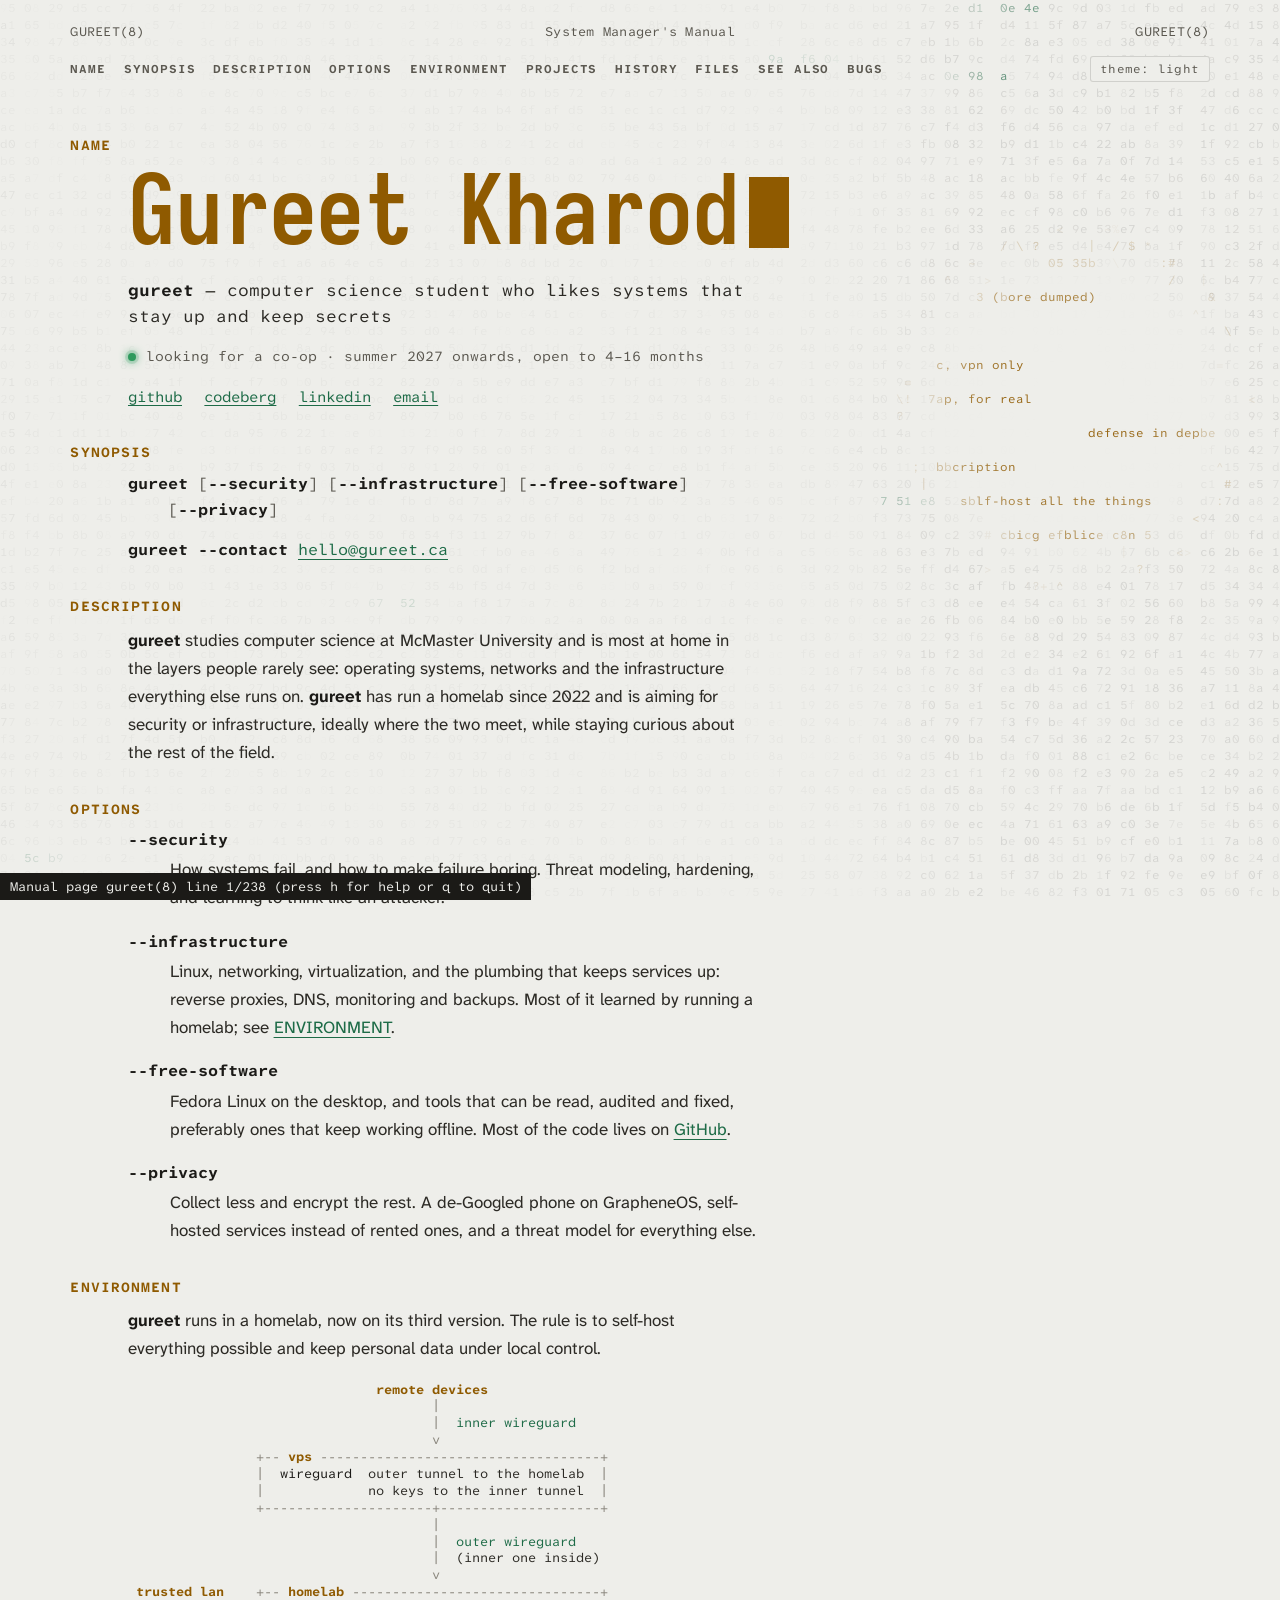
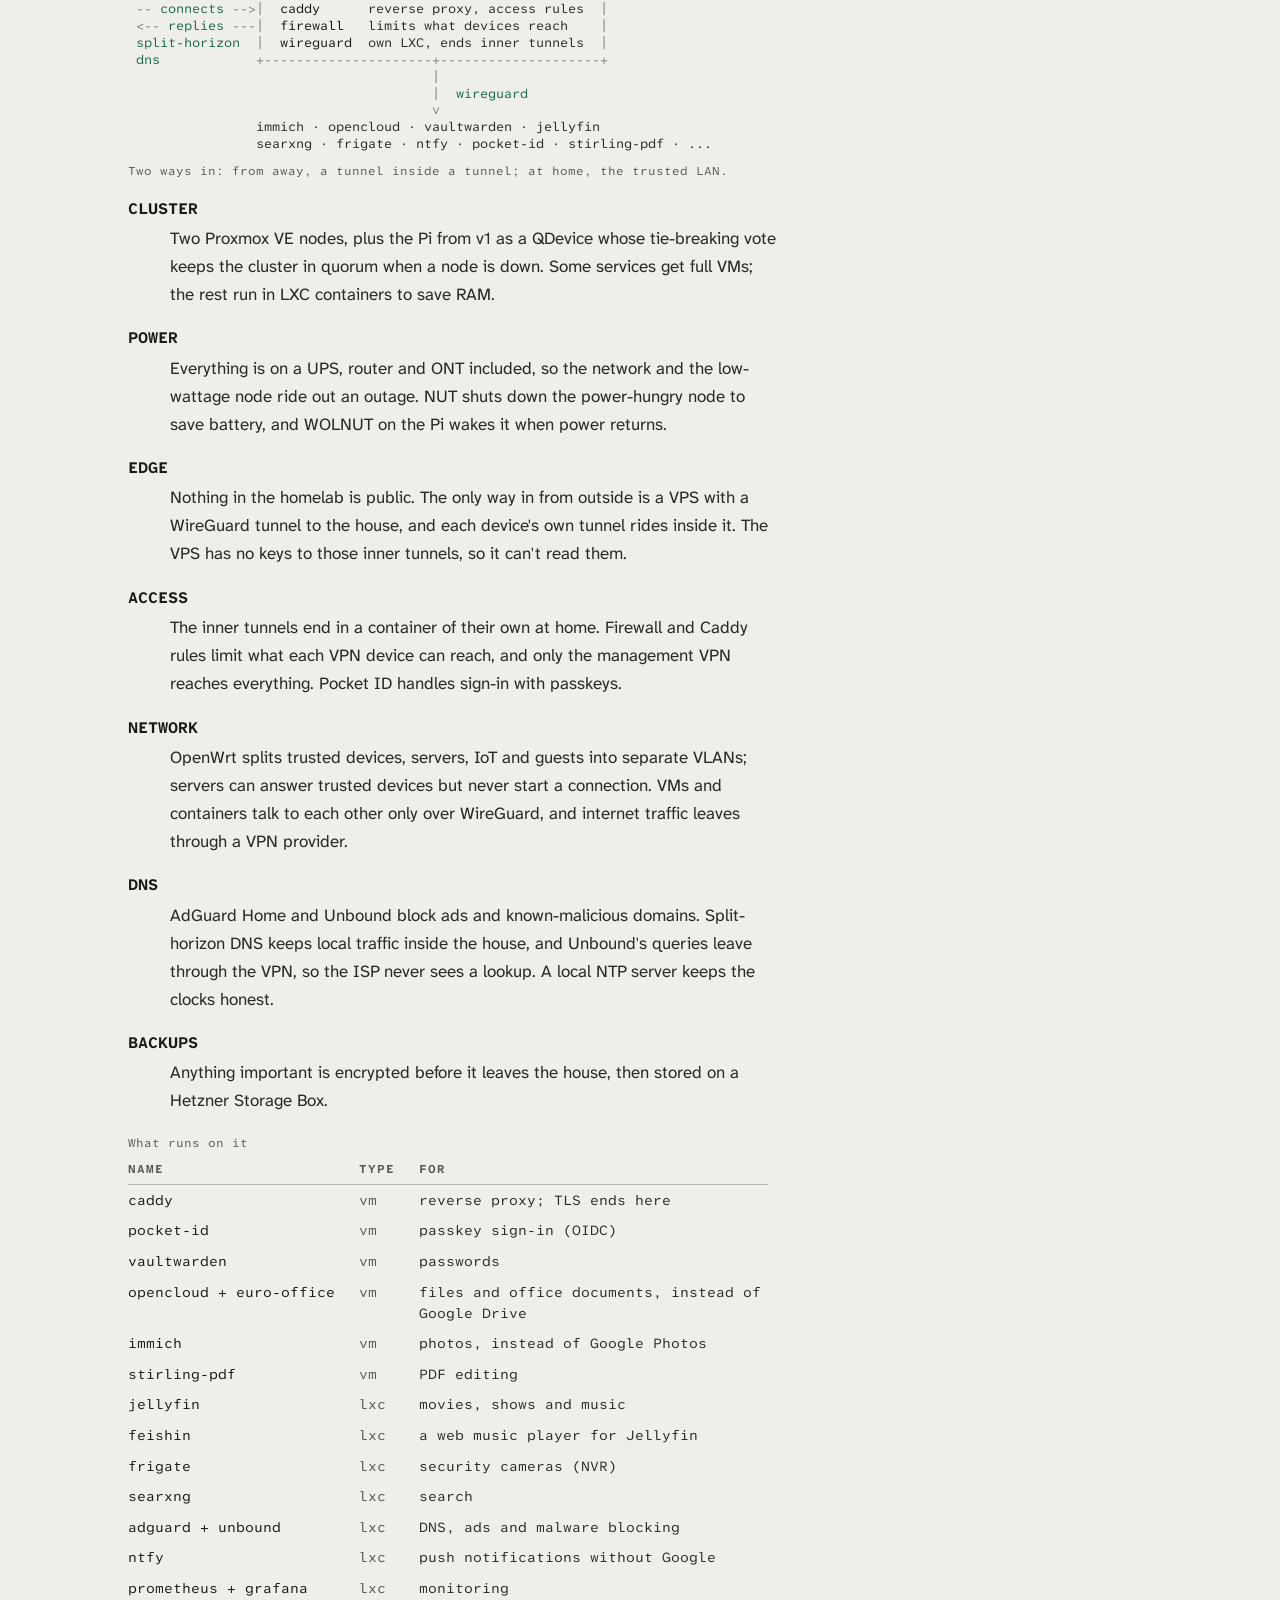
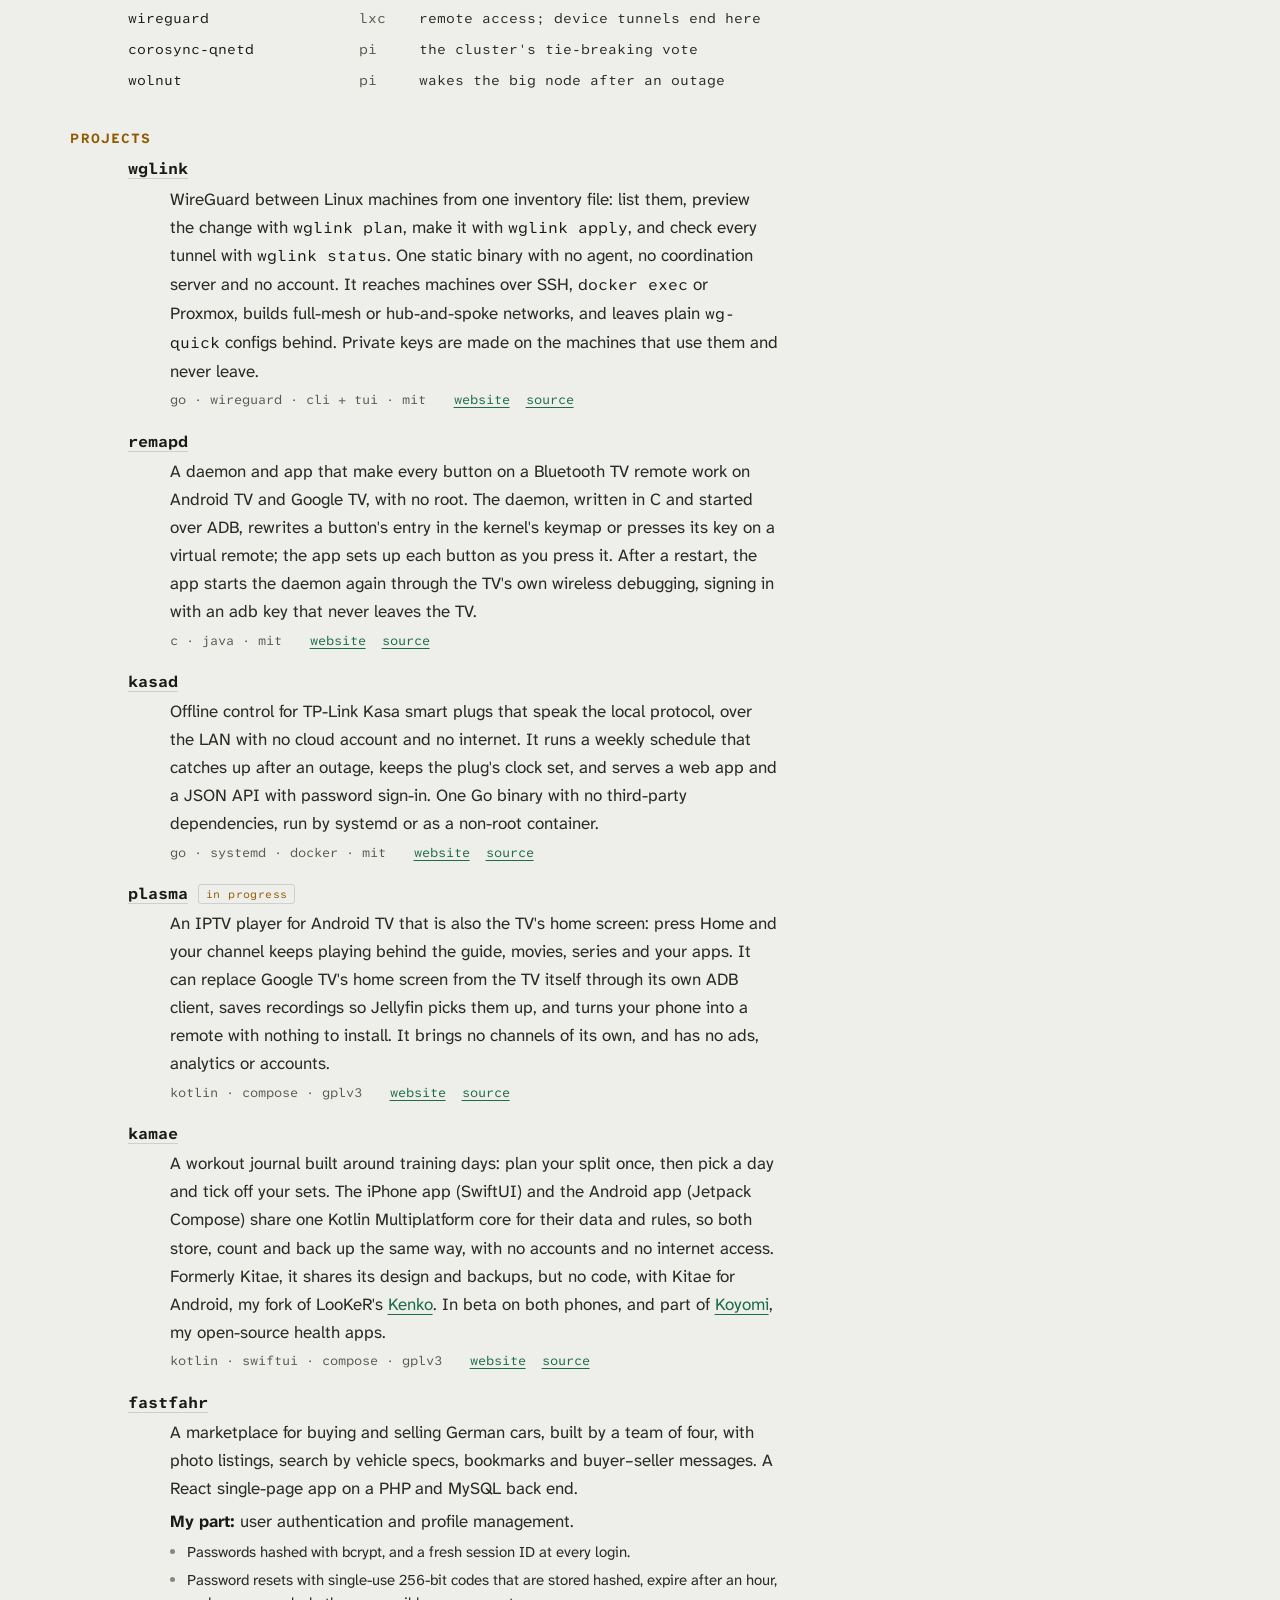
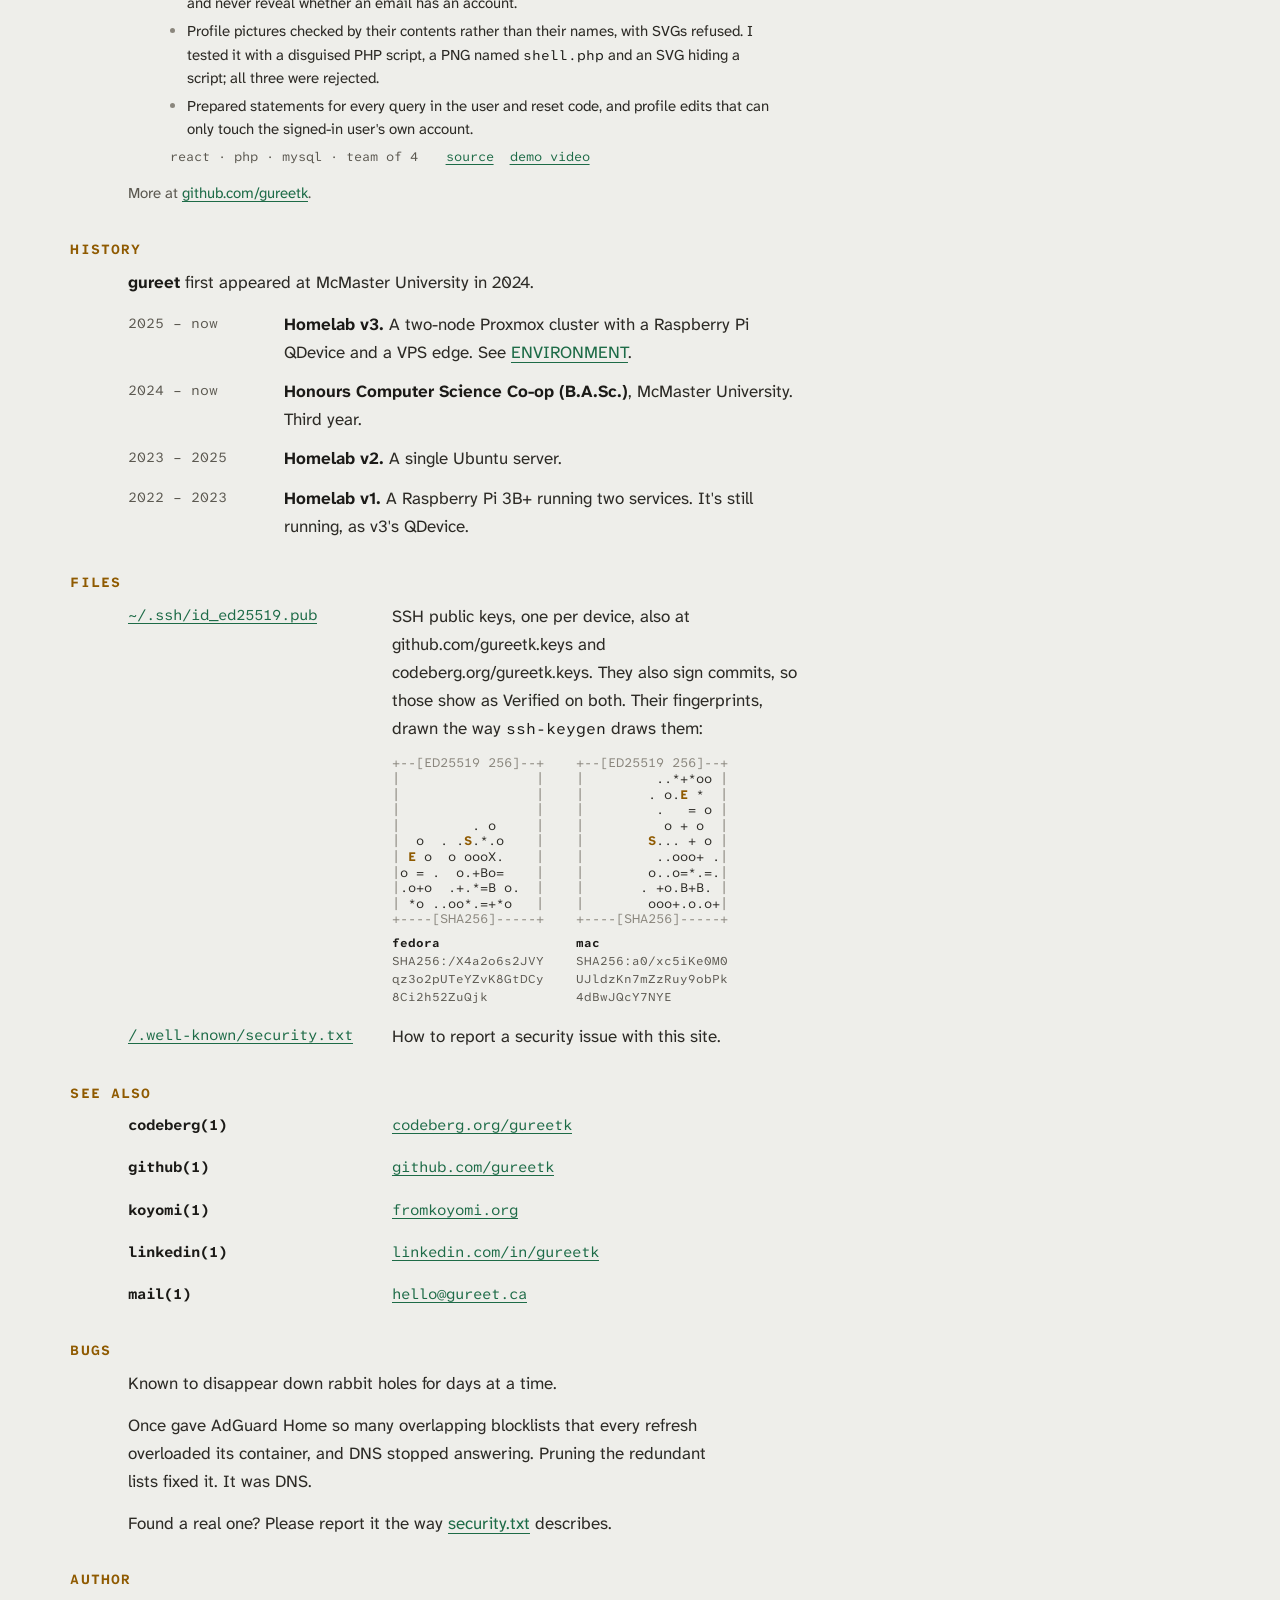
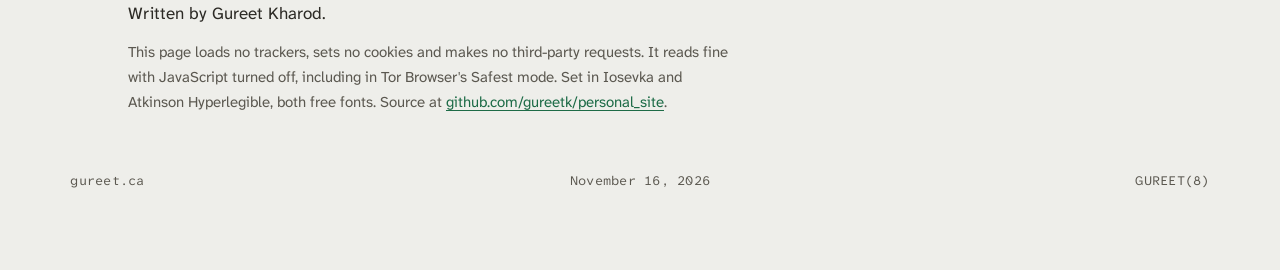
<file: index.html>
<!doctype html>
<html lang="en">
<head>
<meta charset="utf-8">
<meta name="viewport" content="width=device-width, initial-scale=1, viewport-fit=cover">
<!-- Same-origin only: no CDNs, no analytics, no inline code. -->
<meta http-equiv="Content-Security-Policy" content="default-src 'none'; script-src 'self'; style-src 'self'; img-src 'self'; font-src 'self'; base-uri 'none'; form-action 'none'; upgrade-insecure-requests">
<meta name="referrer" content="no-referrer">
<meta name="color-scheme" content="light dark">
<meta name="theme-color" content="#eeeeea" media="(prefers-color-scheme: light)">
<meta name="theme-color" content="#111110" media="(prefers-color-scheme: dark)">
<title>Gureet Kharod · gureet(8)</title>
<meta name="description" content="Gureet Kharod: computer science student into security, infrastructure and free software.">
<meta property="og:type" content="website">
<meta property="og:title" content="Gureet Kharod · gureet(8)">
<meta property="og:description" content="Computer science student into security, infrastructure and free software.">
<meta property="og:url" content="https://gureet.ca/">
<meta property="og:image" content="https://gureet.ca/assets/og.png">
<meta property="og:image:width" content="1200">
<meta property="og:image:height" content="630">
<meta property="og:image:alt" content="gureet(8): Gureet Kharod, computer science student who likes systems that stay up and keep secrets.">
<meta name="twitter:card" content="summary_large_image">
<link rel="icon" href="assets/favicon.svg" type="image/svg+xml">
<link rel="preload" href="assets/fonts/iosevka-latin-700-normal.woff2" as="font" type="font/woff2" crossorigin>
<link rel="preload" href="assets/fonts/atkinson-hyperlegible-next-latin-400-normal.woff2" as="font" type="font/woff2" crossorigin>
<link rel="preload" href="assets/fonts/atkinson-hyperlegible-mono-latin-400-normal.woff2" as="font" type="font/woff2" crossorigin>
<link rel="stylesheet" href="assets/css/site.css">
<script src="assets/js/theme-init.js"></script>
<script src="assets/js/site.js" defer></script>
<script src="assets/js/cipher.js" defer></script>
</head>
<body>
<canvas class="cipher" id="cipher" aria-hidden="true"></canvas>
<a class="skip" href="#name">Skip to content</a>

<div class="page">
  <header class="man-head">
    <span>GUREET(8)</span>
    <span class="mid">System Manager's Manual</span>
    <span>GUREET(8)</span>
  </header>

  <div class="bar">
    <nav class="toc" aria-label="Sections">
      <a href="#name">NAME</a>
      <a href="#synopsis">SYNOPSIS</a>
      <a href="#description">DESCRIPTION</a>
      <a href="#options">OPTIONS</a>
      <a href="#environment">ENVIRONMENT</a>
      <a href="#projects">PROJECTS</a>
      <a href="#history">HISTORY</a>
      <a href="#files">FILES</a>
      <a href="#see-also">SEE ALSO</a>
      <a href="#bugs">BUGS</a>
    </nav>
    <button class="theme-toggle" id="theme-toggle" type="button" data-theme-toggle hidden>theme</button>
  </div>

  <main class="man" id="main">

    <section class="sh sh-name" id="name" aria-label="Name">
      <div class="sh-title" aria-hidden="true">NAME</div>
      <div class="sh-body">
        <h1 class="name"><span class="sr-only">Gureet Kharod</span><span class="name-text" aria-hidden="true" data-scramble>Gureet Kharod</span><span class="cursor" aria-hidden="true"></span></h1>
        <p class="whatis"><b>gureet</b> — computer science student who likes systems that stay up and keep secrets</p>
        <p class="status"><span class="led" aria-hidden="true"></span>looking for a co-op · summer 2027 onwards, open to 4–16 months</p>
        <ul class="quick" aria-label="Links">
          <li><a href="https://github.com/gureetk">github</a></li>
          <li><a href="https://codeberg.org/gureetk">codeberg</a></li>
          <li><a href="https://www.linkedin.com/in/gureetk">linkedin</a></li>
          <li><a href="mailto:hello@gureet.ca">email</a></li>
          <!-- Restore with resume.pdf: <li><a href="resume.pdf">résumé</a></li> -->
        </ul>
      </div>
    </section>

    <section class="sh" id="synopsis" aria-labelledby="h-synopsis">
      <h2 id="h-synopsis">SYNOPSIS</h2>
      <div class="sh-body">
        <p class="synopsis"><b>gureet</b> <span class="flag">[<a href="#opt-security"><b>--security</b></a>]</span> <span class="flag">[<a href="#opt-infrastructure"><b>--infrastructure</b></a>]</span> <span class="flag">[<a href="#opt-free-software"><b>--free-software</b></a>]</span> <span class="flag">[<a href="#opt-privacy"><b>--privacy</b></a>]</span></p>
        <p class="synopsis"><b>gureet</b> <b>--contact</b> <a class="arg" href="mailto:hello@gureet.ca">hello@gureet.ca</a></p>
      </div>
    </section>

    <section class="sh" id="description" aria-labelledby="h-description">
      <h2 id="h-description">DESCRIPTION</h2>
      <div class="sh-body prose">
        <p><b>gureet</b> studies computer science at McMaster University and is most at home in the layers people rarely see: operating systems, networks and the infrastructure everything else runs on. <b>gureet</b> has run a homelab since 2022 and is aiming for security or infrastructure, ideally where the two meet, while staying curious about the rest of the field.</p>
      </div>
    </section>

    <section class="sh" id="options" aria-labelledby="h-options">
      <h2 id="h-options">OPTIONS</h2>
      <div class="sh-body">
        <dl class="opts">
          <div class="opt" id="opt-security">
            <dt>--security</dt>
            <dd>How systems fail, and how to make failure boring. Threat modeling, hardening, and learning to think like an attacker.</dd>
          </div>
          <div class="opt" id="opt-infrastructure">
            <dt>--infrastructure</dt>
            <dd>Linux, networking, virtualization, and the plumbing that keeps services up: reverse proxies, DNS, monitoring and backups. Most of it learned by running a homelab; see <a href="#environment">ENVIRONMENT</a>.</dd>
          </div>
          <div class="opt" id="opt-free-software">
            <dt>--free-software</dt>
            <dd>Fedora Linux on the desktop, and tools that can be read, audited and fixed, preferably ones that keep working offline. Most of the code lives on <a href="https://github.com/gureetk">GitHub</a>.</dd>
          </div>
          <div class="opt" id="opt-privacy">
            <dt>--privacy</dt>
            <dd>Collect less and encrypt the rest. A de-Googled phone on GrapheneOS, self-hosted services instead of rented ones, and a threat model for everything else.</dd>
          </div>
        </dl>
      </div>
    </section>

    <!-- Say what runs and why. Never IPs, hostnames, versions or which services are public. -->
    <section class="sh" id="environment" aria-labelledby="h-environment">
      <h2 id="h-environment">ENVIRONMENT</h2>
      <div class="sh-body">
        <p class="lede"><b>gureet</b> runs in a homelab, now on its third version. The rule is to self-host everything possible and keep personal data under local control.</p>
        <figure class="diagram">
          <!-- Generated by tools/diagram.py; edit the ASCII there. -->
<pre data-diagram="wide" role="img" aria-label="Two ways into the homelab. Away from home, each device's WireGuard tunnel goes through a VPS, which carries it home inside a second, outer WireGuard tunnel. The VPS has no keys to the inner tunnel, so it can't read it. The inner tunnels end in their own container, and firewall and Caddy rules limit what remote devices can reach. At home, trusted devices reach Caddy directly through split-horizon DNS, and the servers can only reply to them, never start a connection. Traffic continues over WireGuard to the services.">                               <span class="dg-box">remote devices</span>
                                      <span class="dg-frame">|</span>
                                      <span class="dg-frame">|</span>  <span class="dg-wire">inner wireguard</span>
                                      <span class="dg-frame">v</span>
                <span class="dg-frame">+--</span> <span class="dg-box">vps</span> <span class="dg-frame">-----------------------------------+</span>
                <span class="dg-frame">|</span>  <span class="dg-key">wireguard</span>  outer tunnel to the homelab  <span class="dg-frame">|</span>
                <span class="dg-frame">|</span>             no keys to the inner tunnel  <span class="dg-frame">|</span>
                <span class="dg-frame">+---------------------+--------------------+</span>
                                      <span class="dg-frame">|</span>
                                      <span class="dg-frame">|</span>  <span class="dg-wire">outer wireguard</span>
                                      <span class="dg-frame">|</span>  (inner one inside)
                                      <span class="dg-frame">v</span>
 <span class="dg-box">trusted lan</span>    <span class="dg-frame">+--</span> <span class="dg-box">homelab</span> <span class="dg-frame">-------------------------------+</span>
 <span class="dg-frame">--</span> <span class="dg-wire">connects</span> <span class="dg-frame">--&gt;|</span>  <span class="dg-key">caddy</span>      reverse proxy, access rules  <span class="dg-frame">|</span>
 <span class="dg-frame">&lt;--</span> <span class="dg-wire">replies</span> <span class="dg-frame">---|</span>  <span class="dg-key">firewall</span>   limits what devices reach    <span class="dg-frame">|</span>
 <span class="dg-wire">split-horizon</span>  <span class="dg-frame">|</span>  <span class="dg-key">wireguard</span>  own LXC, ends inner tunnels  <span class="dg-frame">|</span>
 <span class="dg-wire">dns</span>            <span class="dg-frame">+---------------------+--------------------+</span>
                                      <span class="dg-frame">|</span>
                                      <span class="dg-frame">|</span>  <span class="dg-wire">wireguard</span>
                                      <span class="dg-frame">v</span>
                immich · opencloud · vaultwarden · jellyfin
                searxng · frigate · ntfy · pocket-id · stirling-pdf · ...</pre>
<pre data-diagram="narrow" role="img" aria-label="Two ways into the homelab. Away from home, each device's WireGuard tunnel goes through a VPS, which carries it home inside a second, outer WireGuard tunnel. The VPS has no keys to the inner tunnel, so it can't read it. The inner tunnels end in their own container, and firewall and Caddy rules limit what remote devices can reach. At home, trusted devices reach Caddy directly through split-horizon DNS, and the servers can only reply to them, never start a connection. Traffic continues over WireGuard to the services.">              <span class="dg-box">remote devices</span>
                     <span class="dg-frame">|</span>
                     <span class="dg-frame">|</span>  <span class="dg-wire">inner wireguard</span>
                     <span class="dg-frame">v</span>
<span class="dg-frame">+--</span> <span class="dg-box">vps</span> <span class="dg-frame">-----------------------------------+</span>
<span class="dg-frame">|</span>  <span class="dg-key">wireguard</span>  outer tunnel to the homelab  <span class="dg-frame">|</span>
<span class="dg-frame">|</span>             no keys to the inner tunnel  <span class="dg-frame">|</span>
<span class="dg-frame">+--------------------+---------------------+</span>
 <span class="dg-box">trusted lan</span>         <span class="dg-frame">|</span>
 <span class="dg-wire">split-horizon</span>       <span class="dg-frame">|</span>  <span class="dg-wire">outer wireguard</span>
 <span class="dg-wire">dns</span>                 <span class="dg-frame">|</span>  (inner one inside)
  <span class="dg-frame">|</span>  <span class="dg-frame">^</span>               <span class="dg-frame">|</span>
  <span class="dg-frame">v</span>  <span class="dg-frame">|</span>  <span class="dg-wire">replies</span>      <span class="dg-frame">v</span>
<span class="dg-frame">+--</span> <span class="dg-box">homelab</span> <span class="dg-frame">-------------------------------+</span>
<span class="dg-frame">|</span>  <span class="dg-key">caddy</span>      reverse proxy, access rules  <span class="dg-frame">|</span>
<span class="dg-frame">|</span>  <span class="dg-key">firewall</span>   limits what devices reach    <span class="dg-frame">|</span>
<span class="dg-frame">|</span>  <span class="dg-key">wireguard</span>  own LXC, ends inner tunnels  <span class="dg-frame">|</span>
<span class="dg-frame">+--------------------+---------------------+</span>
                     <span class="dg-frame">|</span>
                     <span class="dg-frame">|</span>  <span class="dg-wire">wireguard</span>
                     <span class="dg-frame">v</span>
  immich · opencloud · vaultwarden
  jellyfin · searxng · frigate · ntfy
  pocket-id · stirling-pdf · ...</pre>
          <figcaption>Two ways in: from away, a tunnel inside a tunnel; at home, the trusted LAN.</figcaption>
        </figure>
        <dl class="opts env">
          <div class="opt">
            <dt>CLUSTER</dt>
            <dd>Two Proxmox VE nodes, plus the Pi from v1 as a QDevice whose tie-breaking vote keeps the cluster in quorum when a node is down. Some services get full VMs; the rest run in LXC containers to save RAM.</dd>
          </div>
          <div class="opt">
            <dt>POWER</dt>
            <dd>Everything is on a UPS, router and ONT included, so the network and the low-wattage node ride out an outage. NUT shuts down the power-hungry node to save battery, and WOLNUT on the Pi wakes it when power returns.</dd>
          </div>
          <div class="opt">
            <dt>EDGE</dt>
            <dd>Nothing in the homelab is public. The only way in from outside is a VPS with a WireGuard tunnel to the house, and each device's own tunnel rides inside it. The VPS has no keys to those inner tunnels, so it can't read them.</dd>
          </div>
          <div class="opt">
            <dt>ACCESS</dt>
            <dd>The inner tunnels end in a container of their own at home. Firewall and Caddy rules limit what each VPN device can reach, and only the management VPN reaches everything. Pocket ID handles sign-in with passkeys.</dd>
          </div>
          <div class="opt">
            <dt>NETWORK</dt>
            <dd>OpenWrt splits trusted devices, servers, IoT and guests into separate VLANs; servers can answer trusted devices but never start a connection. VMs and containers talk to each other only over WireGuard, and internet traffic leaves through a VPN provider.</dd>
          </div>
          <div class="opt">
            <dt>DNS</dt>
            <dd>AdGuard Home and Unbound block ads and known-malicious domains. Split-horizon DNS keeps local traffic inside the house, and Unbound's queries leave through the VPN, so the ISP never sees a lookup. A local NTP server keeps the clocks honest.</dd>
          </div>
          <div class="opt">
            <dt>BACKUPS</dt>
            <dd>Anything important is encrypted before it leaves the house, then stored on a Hetzner Storage Box.</dd>
          </div>
        </dl>
        <table class="svc">
          <caption>What runs on it</caption>
          <thead>
            <tr><th scope="col">NAME</th><th scope="col">TYPE</th><th scope="col">FOR</th></tr>
          </thead>
          <tbody>
            <tr><td>caddy</td><td>vm</td><td>reverse proxy; TLS ends here</td></tr>
            <tr><td>pocket-id</td><td>vm</td><td>passkey sign-in (OIDC)</td></tr>
            <tr><td>vaultwarden</td><td>vm</td><td>passwords</td></tr>
            <tr><td>opencloud + euro-office</td><td>vm</td><td>files and office documents, instead of Google Drive</td></tr>
            <tr><td>immich</td><td>vm</td><td>photos, instead of Google Photos</td></tr>
            <tr><td>stirling-pdf</td><td>vm</td><td>PDF editing</td></tr>
            <tr><td>jellyfin</td><td>lxc</td><td>movies, shows and music</td></tr>
            <tr><td>feishin</td><td>lxc</td><td>a web music player for Jellyfin</td></tr>
            <tr><td>frigate</td><td>lxc</td><td>security cameras (NVR)</td></tr>
            <tr><td>searxng</td><td>lxc</td><td>search</td></tr>
            <tr><td>adguard + unbound</td><td>lxc</td><td>DNS, ads and malware blocking</td></tr>
            <tr><td>ntfy</td><td>lxc</td><td>push notifications without Google</td></tr>
            <tr><td>prometheus + grafana</td><td>lxc</td><td>monitoring</td></tr>
            <tr><td>wireguard</td><td>lxc</td><td>remote access; device tunnels end here</td></tr>
            <tr><td>corosync-qnetd</td><td>pi</td><td>the cluster's tie-breaking vote</td></tr>
            <tr><td>wolnut</td><td>pi</td><td>wakes the big node after an outage</td></tr>
          </tbody>
        </table>
      </div>
    </section>

    <section class="sh" id="projects" aria-labelledby="h-projects">
      <h2 id="h-projects">PROJECTS</h2>
      <div class="sh-body">
        <dl class="opts projects">
          <div class="opt">
            <dt><a href="https://wglink.gureet.ca">wglink</a></dt>
            <dd>
              <p>WireGuard between Linux machines from one inventory file: list them, preview the change with <code>wglink plan</code>, make it with <code>wglink apply</code>, and check every tunnel with <code>wglink status</code>. One static binary with no agent, no coordination server and no account. It reaches machines over SSH, <code>docker exec</code> or Proxmox, builds full-mesh or hub-and-spoke networks, and leaves plain <code>wg-quick</code> configs behind. Private keys are made on the machines that use them and never leave.</p>
              <p class="meta"><span>go · wireguard · cli + tui · mit</span><span class="plinks"><a href="https://wglink.gureet.ca">website</a><a href="https://github.com/gureetk/wglink">source</a></span></p>
            </dd>
          </div>
          <div class="opt">
            <dt><a href="https://remapd.gureet.ca">remapd</a></dt>
            <dd>
              <p>A daemon and app that make every button on a Bluetooth TV remote work on Android TV and Google TV, with no root. The daemon, written in C and started over ADB, rewrites a button's entry in the kernel's keymap or presses its key on a virtual remote; the app sets up each button as you press it. After a restart, the app starts the daemon again through the TV's own wireless debugging, signing in with an adb key that never leaves the TV.</p>
              <p class="meta"><span>c · java · mit</span><span class="plinks"><a href="https://remapd.gureet.ca">website</a><a href="https://github.com/gureetk/remapd">source</a></span></p>
            </dd>
          </div>
          <div class="opt">
            <dt><a href="https://kasad.gureet.ca">kasad</a></dt>
            <dd>
              <p>Offline control for TP-Link Kasa smart plugs that speak the local protocol, over the LAN with no cloud account and no internet. It runs a weekly schedule that catches up after an outage, keeps the plug's clock set, and serves a web app and a JSON API with password sign-in. One Go binary with no third-party dependencies, run by systemd or as a non-root container.</p>
              <p class="meta"><span>go · systemd · docker · mit</span><span class="plinks"><a href="https://kasad.gureet.ca">website</a><a href="https://github.com/gureetk/kasad">source</a></span></p>
            </dd>
          </div>
          <div class="opt">
            <dt><a href="https://plasma.gureet.ca">plasma</a><span class="tag">in progress</span></dt>
            <dd>
              <p>An IPTV player for Android TV that is also the TV's home screen: press Home and your channel keeps playing behind the guide, movies, series and your apps. It can replace Google TV's home screen from the TV itself through its own ADB client, saves recordings so Jellyfin picks them up, and turns your phone into a remote with nothing to install. It brings no channels of its own, and has no ads, analytics or accounts.</p>
              <p class="meta"><span>kotlin · compose · gplv3</span><span class="plinks"><a href="https://plasma.gureet.ca">website</a><a href="https://github.com/gureetk/plasma">source</a></span></p>
            </dd>
          </div>
          <div class="opt">
            <dt><a href="https://kamae.fromkoyomi.org">kamae</a></dt>
            <dd>
              <p>A workout journal built around training days: plan your split once, then pick a day and tick off your sets. The iPhone app (SwiftUI) and the Android app (Jetpack Compose) share one Kotlin Multiplatform core for their data and rules, so both store, count and back up the same way, with no accounts and no internet access. Formerly Kitae, it shares its design and backups, but no code, with Kitae for Android, my fork of LooKeR's <a href="https://codeberg.org/Iamlooker/Kenko">Kenko</a>. In beta on both phones, and part of <a href="https://fromkoyomi.org">Koyomi</a>, my open-source health apps.</p>
              <p class="meta"><span>kotlin · swiftui · compose · gplv3</span><span class="plinks"><a href="https://kamae.fromkoyomi.org">website</a><a href="https://github.com/koyomi-apps/kamae">source</a></span></p>
            </dd>
          </div>
          <div class="opt">
            <dt><a href="https://github.com/arkelziko/fast-fahr">fastfahr</a></dt>
            <dd>
              <p>A marketplace for buying and selling German cars, built by a team of four, with photo listings, search by vehicle specs, bookmarks and buyer–seller messages. A React single-page app on a PHP and MySQL back end.</p>
              <p><b>My part:</b> user authentication and profile management.</p>
              <ul class="did">
                <li>Passwords hashed with bcrypt, and a fresh session ID at every login.</li>
                <li>Password resets with single-use 256-bit codes that are stored hashed, expire after an hour, and never reveal whether an email has an account.</li>
                <li>Profile pictures checked by their contents rather than their names, with SVGs refused. I tested it with a disguised PHP script, a PNG named <code>shell.php</code> and an SVG hiding a script; all three were rejected.</li>
                <li>Prepared statements for every query in the user and reset code, and profile edits that can only touch the signed-in user's own account.</li>
              </ul>
              <p class="meta"><span>react · php · mysql · team of 4</span><span class="plinks"><a href="https://github.com/arkelziko/fast-fahr">source</a><a href="https://youtu.be/W8mkPZq8NsY">demo video</a></span></p>
            </dd>
          </div>
        </dl>
        <p class="more">More at <a href="https://github.com/gureetk">github.com/gureetk</a>.</p>
      </div>
    </section>

    <section class="sh" id="history" aria-labelledby="h-history">
      <h2 id="h-history">HISTORY</h2>
      <div class="sh-body">
        <p><b>gureet</b> first appeared at McMaster University in 2024.</p>
        <ul class="log">
          <li><span class="when">2025 – now</span><span class="what"><b>Homelab v3.</b> A two-node Proxmox cluster with a Raspberry Pi QDevice and a VPS edge. See <a href="#environment">ENVIRONMENT</a>.</span></li>
          <li><span class="when">2024 – now</span><span class="what"><b>Honours Computer Science Co-op (B.A.Sc.)</b>, McMaster University. Third year.</span></li>
          <li><span class="when">2023 – 2025</span><span class="what"><b>Homelab v2.</b> A single Ubuntu server.</span></li>
          <li><span class="when">2022 – 2023</span><span class="what"><b>Homelab v1.</b> A Raspberry Pi 3B+ running two services. It's still running, as v3's QDevice.</span></li>
        </ul>
      </div>
    </section>

    <section class="sh" id="files" aria-labelledby="h-files">
      <h2 id="h-files">FILES</h2>
      <div class="sh-body">
        <dl class="files">
          <!-- Restore with resume.pdf:
          <div>
            <dt><a href="resume.pdf">resume.pdf</a></dt>
            <dd>Résumé, one page.</dd>
          </div>
          -->
          <div>
            <dt><a href="https://github.com/gureetk.keys">~/.ssh/id_ed25519.pub</a></dt>
            <dd>
              <p>SSH public keys, one per device, also at github.com/gureetk.keys and codeberg.org/gureetk.keys. They also sign commits, so those show as Verified on both. Their fingerprints, drawn the way <code>ssh-keygen</code> draws them:</p>
              <!-- From: ssh-keygen -lv -E sha256 -f ~/.ssh/id_ed25519.pub, run on each device -->
              <div class="randomarts">
                <figure class="randomart">
<pre aria-hidden="true"><span class="ra-frame">+--[ED25519 256]--+</span>
<span class="ra-frame">|</span>                 <span class="ra-frame">|</span>
<span class="ra-frame">|</span>                 <span class="ra-frame">|</span>
<span class="ra-frame">|</span>                 <span class="ra-frame">|</span>
<span class="ra-frame">|</span>         . o     <span class="ra-frame">|</span>
<span class="ra-frame">|</span>  o  . .<span class="ra-s">S</span>.*.o    <span class="ra-frame">|</span>
<span class="ra-frame">|</span> <span class="ra-e">E</span> o  o oooX.    <span class="ra-frame">|</span>
<span class="ra-frame">|</span>o = .  o.+Bo=    <span class="ra-frame">|</span>
<span class="ra-frame">|</span>.o+o  .+.*=B o.  <span class="ra-frame">|</span>
<span class="ra-frame">|</span> *o ..oo*.=+*o   <span class="ra-frame">|</span>
<span class="ra-frame">+----[SHA256]-----+</span></pre>
                  <figcaption><b>fedora</b>SHA256:/X4a2o6s2JVYqz3o2pUTeYZvK8GtDCy8Ci2h52ZuQjk</figcaption>
                </figure>
                <figure class="randomart">
<pre aria-hidden="true"><span class="ra-frame">+--[ED25519 256]--+</span>
<span class="ra-frame">|</span>         ..*+*oo <span class="ra-frame">|</span>
<span class="ra-frame">|</span>        . o.<span class="ra-e">E</span> *  <span class="ra-frame">|</span>
<span class="ra-frame">|</span>         .   = o <span class="ra-frame">|</span>
<span class="ra-frame">|</span>          o + o  <span class="ra-frame">|</span>
<span class="ra-frame">|</span>        <span class="ra-s">S</span>... + o <span class="ra-frame">|</span>
<span class="ra-frame">|</span>         ..ooo+ .<span class="ra-frame">|</span>
<span class="ra-frame">|</span>        o..o=*.=.<span class="ra-frame">|</span>
<span class="ra-frame">|</span>       . +o.B+B. <span class="ra-frame">|</span>
<span class="ra-frame">|</span>        ooo+.o.o+<span class="ra-frame">|</span>
<span class="ra-frame">+----[SHA256]-----+</span></pre>
                  <figcaption><b>mac</b>SHA256:a0/xc5iKe0M0UJldzKn7mZzRuy9obPk4dBwJQcY7NYE</figcaption>
                </figure>
              </div>
            </dd>
          </div>
          <div>
            <dt><a href=".well-known/security.txt">/.well-known/security.txt</a></dt>
            <dd>How to report a security issue with this site.</dd>
          </div>
        </dl>
      </div>
    </section>

    <section class="sh" id="see-also" aria-labelledby="h-see-also">
      <h2 id="h-see-also">SEE ALSO</h2>
      <div class="sh-body">
        <dl class="files seealso">
          <div><dt>codeberg(1)</dt><dd><a href="https://codeberg.org/gureetk">codeberg.org/gureetk</a></dd></div>
          <div><dt>github(1)</dt><dd><a href="https://github.com/gureetk">github.com/gureetk</a></dd></div>
          <div><dt>koyomi(1)</dt><dd><a href="https://fromkoyomi.org">fromkoyomi.org</a></dd></div>
          <div><dt>linkedin(1)</dt><dd><a href="https://www.linkedin.com/in/gureetk">linkedin.com/in/gureetk</a></dd></div>
          <div><dt>mail(1)</dt><dd><a href="mailto:hello@gureet.ca">hello@gureet.ca</a></dd></div>
        </dl>
      </div>
    </section>

    <section class="sh" id="bugs" aria-labelledby="h-bugs">
      <h2 id="h-bugs">BUGS</h2>
      <div class="sh-body prose">
        <p>Known to disappear down rabbit holes for days at a time.</p>
        <p>Once gave AdGuard Home so many overlapping blocklists that every refresh overloaded its container, and DNS stopped answering. Pruning the redundant lists fixed it. It was DNS.</p>
        <p>Found a real one? Please report it the way <a href=".well-known/security.txt">security.txt</a> describes.</p>
      </div>
    </section>

    <section class="sh" id="author" aria-labelledby="h-author">
      <h2 id="h-author">AUTHOR</h2>
      <div class="sh-body prose">
        <p>Written by Gureet Kharod.</p>
        <p class="colophon">This page loads no trackers, sets no cookies and makes no third-party requests. It reads fine with JavaScript turned off, including in Tor Browser's Safest mode. Set in Iosevka and Atkinson Hyperlegible, both free fonts. Source at <a href="https://github.com/gureetk/personal_site">github.com/gureetk/personal_site</a>.</p>
      </div>
    </section>
  </main>

  <footer class="man-foot">
    <span>gureet.ca</span>
    <span class="mid"><time datetime="2026-11-16">November 16, 2026</time></span>
    <span>GUREET(8)</span>
  </footer>
</div>

<button class="prompt" id="prompt" type="button" data-page="gureet(8)" data-handle="gureet" aria-label="Keyboard shortcuts and sections" hidden><span id="prompt-text" aria-hidden="true">Manual page gureet(8) line 1 (press h for help or q to quit)</span></button>
<p class="sr-only" id="announce" aria-live="polite"></p>

<dialog class="help" id="help" aria-labelledby="help-title">
  <div class="help-head">
    <h2 id="help-title">SUMMARY OF LESS COMMANDS</h2>
    <button class="help-close" type="button" data-close aria-label="Close">q</button>
  </div>
  <p class="help-note">Well, the ones this page understands.</p>
  <table class="keys">
    <tbody>
      <tr><th scope="row">h&nbsp; ?</th><td>Display this help.</td></tr>
      <tr><th scope="row">q</th><td>Exit. (It's a website, so this one is mostly symbolic.)</td></tr>
      <tr><th scope="row">j&nbsp; e</th><td>Forward one line.</td></tr>
      <tr><th scope="row">k&nbsp; y</th><td>Backward one line.</td></tr>
      <tr><th scope="row">f&nbsp; SPACE</th><td>Forward one window.</td></tr>
      <tr><th scope="row">b</th><td>Backward one window.</td></tr>
      <tr><th scope="row">d&nbsp; u</th><td>Forward or backward half a window.</td></tr>
      <tr><th scope="row">g&nbsp; &lt;</th><td>Go to the first line.</td></tr>
      <tr><th scope="row">G&nbsp; &gt;</th><td>Go to the last line.</td></tr>
      <tr><th scope="row">n&nbsp; N</th><td>Next or previous section.</td></tr>
      <tr><th scope="row">t</th><td>Switch between light and dark.</td></tr>
    </tbody>
  </table>
  <h3 class="help-sub">SECTIONS</h3>
  <nav class="help-toc" aria-label="Sections">
    <a href="#name">NAME</a>
    <a href="#synopsis">SYNOPSIS</a>
    <a href="#description">DESCRIPTION</a>
    <a href="#options">OPTIONS</a>
    <a href="#environment">ENVIRONMENT</a>
    <a href="#projects">PROJECTS</a>
    <a href="#history">HISTORY</a>
    <a href="#files">FILES</a>
    <a href="#see-also">SEE ALSO</a>
    <a href="#bugs">BUGS</a>
    <a href="#author">AUTHOR</a>
  </nav>
  <div class="help-opts">
    <label class="check" for="opt-keys"><input type="checkbox" id="opt-keys" checked> single-key shortcuts</label>
    <button class="theme-toggle" id="theme-toggle-help" type="button" data-theme-toggle>theme</button>
  </div>
</dialog>
</body>
</html>
</file>
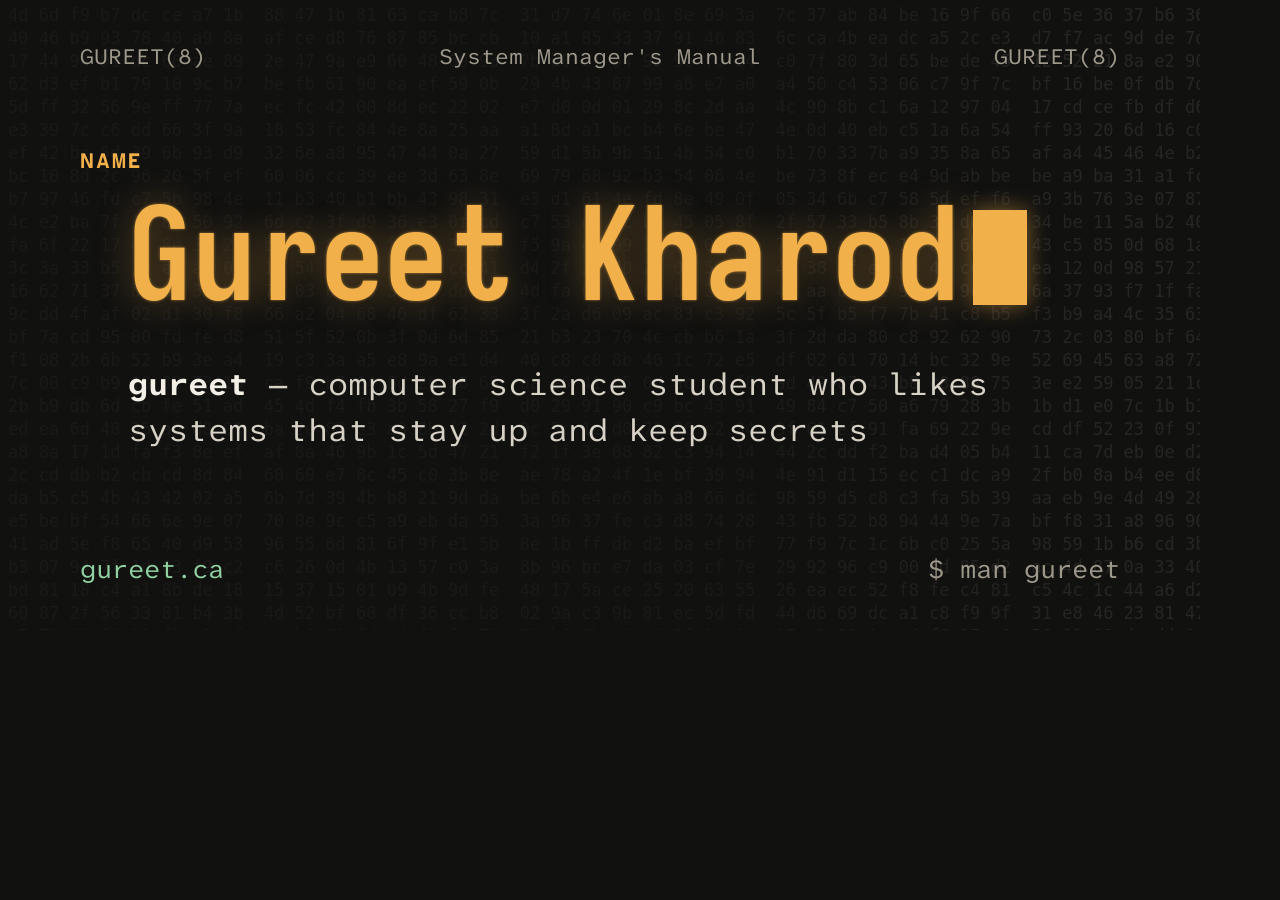
<file: tools/og.html>
<!doctype html>
<html lang="en">
<head>
<meta charset="utf-8">
<title>gureet(8) link preview</title>
<!-- Source of assets/og.png: render at 1200x630 (see README, "Link preview"). -->
<style>
@font-face { font-family: "Iosevka"; src: url("../assets/fonts/iosevka-latin-700-normal.woff2") format("woff2"); font-weight: 700; }
@font-face { font-family: "Atkinson Hyperlegible Mono"; src: url("../assets/fonts/atkinson-hyperlegible-mono-latin-400-normal.woff2") format("woff2"); font-weight: 400; }
@font-face { font-family: "Atkinson Hyperlegible Mono"; src: url("../assets/fonts/atkinson-hyperlegible-mono-latin-700-normal.woff2") format("woff2"); font-weight: 700; }
html, body { margin: 0; }
body {
  position: relative;
  width: 1200px;
  height: 630px;
  overflow: hidden;
  background: #111110;
  color: #d7d2c5;
  font-family: "Atkinson Hyperlegible Mono", monospace;
}
.hex {
  position: absolute;
  inset: 0;
  margin: 0;
  padding: 4px 0 0 8px;
  font-size: 17px;
  line-height: 23px;
  color: rgba(215, 210, 197, 0.11);
  -webkit-mask-image: linear-gradient(90deg, rgba(0, 0, 0, 0.4) 0 62%, #000 92%);
  mask-image: linear-gradient(90deg, rgba(0, 0, 0, 0.4) 0 62%, #000 92%);
}
.head, .foot {
  position: absolute;
  left: 80px;
  right: 80px;
  display: flex;
  justify-content: space-between;
  font-size: 22px;
  color: #9f998b;
}
.head { top: 42px; }
.foot { bottom: 44px; font-size: 26px; }
.url { color: #8fd1a1; }
.label {
  position: absolute;
  top: 146px;
  left: 80px;
  font-weight: 700;
  font-size: 22px;
  letter-spacing: 0.08em;
  color: #f2b04a;
}
.name {
  position: absolute;
  top: 192px;
  left: 128px;
  margin: 0;
  font: 700 128px/1 "Iosevka";
  color: #f2b04a;
  text-shadow: 0 0 36px rgba(242, 176, 74, 0.35), 0 0 3px rgba(242, 176, 74, 0.6);
}
.cursor {
  display: inline-block;
  width: 0.42em;
  height: 0.74em;
  margin-left: 0.1em;
  vertical-align: -0.04em;
  background: #f2b04a;
  box-shadow: 0 0 22px rgba(242, 176, 74, 0.5);
}
.whatis {
  position: absolute;
  top: 362px;
  left: 128px;
  width: 900px;
  margin: 0;
  font-size: 32px;
  line-height: 1.45;
}
.whatis b { color: #f3efe6; }
</style>
</head>
<body>
<pre class="hex" aria-hidden="true">4d 6d f9 b7 dc ce a7 1b  88 47 1b 81 63 ca b8 7c  31 d7 74 6e 01 8e 69 3a  7c 37 ab 84 be 16 9f 66  c0 5e 36 37 b6 36 48 ab
40 46 b9 93 78 40 a9 8a  af ce d8 76 87 85 bc cb  10 a1 85 33 37 91 46 83  6c ca 4b ea dc a5 2c e3  d7 f7 ac 9d de 7d 70 37
17 44 94 91 dc 60 ae 89  2e 47 9a e9 60 48 69 93  7b d0 91 64 95 9e fd 34  c0 7f 80 3d 65 be de 45  12 52 21 8a e2 90 0a 92
62 d3 ef b1 79 10 9c b7  be fb 61 90 ea ef 59 0b  29 4b 43 87 99 a8 e7 a0  a4 50 c4 53 06 c7 9f 7c  bf 16 be 0f db 7d 4e 2d
5d ff 32 56 9e ff 77 7a  ec fc 42 00 8d ec 22 02  e7 d0 0d 01 29 8c 2d aa  4c 90 8b c1 6a 12 97 04  17 cd ce fb df d6 20 f9
e3 39 7c c6 dd 66 3f 9a  18 53 fc 84 4e 8a 25 aa  a1 8d a1 bc b4 6e be 47  4e 0d 40 eb c5 1a 6a 54  ff 93 20 6d 16 c0 6a c9
ef 42 be 5d 39 6b 93 d9  32 6e a8 95 47 44 0a 27  59 d1 5b 9b 51 4b 54 c0  b1 70 33 7b a9 35 8a 65  af a4 45 46 4e b2 98 f5
bc 10 8d 2c 96 20 5f ef  60 06 cc 39 ee 3d 63 8e  69 79 68 92 b3 54 08 4e  be 73 8f ec e4 9d ab be  be a9 ba 31 a1 fc af 7b
b7 97 46 fd c7 5b 98 4e  11 b3 40 b1 bb 43 98 31  e3 d1 61 4e fd 8e 49 0f  05 34 6b c7 58 5d ef f6  a9 3b 76 3e 07 87 3e 43
4c e2 ba 7f 1f 87 50 92  6d c2 3f d9 36 e3 0f cd  c7 53 d7 cc b1 45 05 8f  2f 57 33 b5 8b 3e d0 d2  34 be 11 5a b2 40 02 74
fa 6f 22 17 e7 8e 31 2d  b2 95 87 6b f8 97 32 bb  f5 9a eb 99 7e f0 05 60  7f d3 aa 05 1a a4 6b 4a  43 c5 85 0d 68 1a 30 69
3c 3a 33 b5 19 ee a9 02  1f 54 93 63 ee 5f cc 41  d4 2f 38 70 21 08 50 e6  47 38 ef e7 b6 42 c6 97  ea 12 0d 98 57 21 e6 c0
16 62 71 37 b6 89 33 b9  7d 03 b8 18 38 e6 dd 86  4d fa 04 5e 80 bf 21 a8  48 aa b5 fe 9f db 9c be  6a 37 93 f7 1f fa 48 b0
9c dd 4f af 02 d1 30 f8  66 a2 04 68 46 df 62 33  3f 2a d6 09 ac 83 c3 92  5c 5f b5 f7 7b 41 c8 b5  f3 b9 a4 4c 35 63 0c 38
bf 7a cd 95 00 fd fe d8  51 5f 52 0b 3f 0d 6d 85  21 b3 23 70 4c cb b6 1a  3f 2d da 80 c8 92 62 90  73 2c 03 80 bf 64 ae ea
f1 08 2b 6b 52 b9 3e a4  19 c3 3a a5 e8 9a e1 d4  40 c8 c0 8b 40 1c 72 e5  df 02 61 70 14 bc 32 9e  52 69 45 63 a8 72 89 a0
7c 00 c9 b9 18 32 73 13  ca f9 b7 04 6d 2b b6 65  aa e6 41 85 0d ac cd f8  ad 49 87 43 b8 c8 88 75  3e e2 59 05 21 1c 85 ed
2b b9 db 6d cb fe 51 ad  45 4d f4 fb 3b 58 27 f9  d0 29 91 90 c9 bc 43 91  49 84 c7 50 a6 79 28 3b  1b d1 e0 7c 1b b1 93 99
ed ea 6d 48 35 a6 d8 91  ba 2e 87 e3 a3 8b f2 2d  9c 5c 1c d0 71 76 e2 34  9f 61 ef 91 fa 69 22 9e  cd df 52 23 0f 91 5e fb
a8 8a 17 1d fa f3 8e ef  af 8a 46 9b 1c 5d 47 21  f2 1f 3e 08 82 c3 94 14  44 2c dd f2 ba d4 05 b4  11 ca 7d eb 0e d2 ad 2e
2c cd db b2 cb cd 8d 84  68 69 e7 8c 45 c0 3b 8e  ae 78 a2 4f 1e bf 39 94  4e 91 d1 15 ec c1 dc a9  2f b0 8a b4 ee d8 86 b1
da b5 c5 4b 43 42 02 a5  6b 7d 39 4b b8 21 9d da  be 6b e4 e6 ab a8 66 dc  98 59 d5 c8 c3 fa 5b 39  aa eb 9e 4d 49 28 ad 49
e5 be bf 54 66 6e 9e 07  70 0e 9c c5 a9 eb da 95  3a 96 37 fe c3 d8 74 28  43 fb 52 b8 94 44 9e 7a  bf f8 31 a8 96 90 06 75
41 ad 5e f8 65 40 d9 53  96 55 6d 81 6f 9f e1 5b  8e 1b ff db d2 ba ef bf  77 f9 7c 1c 6b c0 25 5a  98 59 1b b6 cd 3b e8 04
b3 07 94 7f 1d 63 f9 c2  c6 26 0d 4b 13 57 c0 3a  8b 96 bc e7 da 03 cf 7e  29 92 96 c9 00 6d 85 d2  ac 4d 87 0a 33 40 91 62
bd 81 18 c4 a1 8b de 18  15 37 15 01 09 4b 9d fe  48 17 5a ce 25 20 63 55  26 ea ec 52 f8 fe c4 81  c5 4c 1c 44 a6 d2 71 9c
60 87 2f 56 33 81 b4 3b  4d 52 bf 68 df 36 cc b8  02 9a c3 9b 81 ec 5d fd  44 d6 69 dc a1 c8 f9 9f  31 e8 46 23 81 47 ce a4
e7 72 00 f2 32 fb e5 4f  ea b6 70 fd c4 f9 f4 79  50 b6 7b 90 80 7f 20 9e  07 a2 22 1e a4 f6 37 c0  56 12 32 dc dd 0e 57 60</pre>
<div class="head"><span>GUREET(8)</span><span>System Manager's Manual</span><span>GUREET(8)</span></div>
<div class="label">NAME</div>
<h1 class="name">Gureet Kharod<span class="cursor"></span></h1>
<p class="whatis"><b>gureet</b> — computer science student who likes systems that stay up and keep secrets</p>
<div class="foot"><span class="url">gureet.ca</span><span>$ man gureet</span></div>
</body>
</html>
</file>
<file: assets/css/site.css>
/* gureet(8). Colors are tokens on :root; components only read tokens. */

/* ── Fonts: self-hosted, SIL OFL 1.1 ──────────────────────── */
@font-face {
  font-family: "Iosevka";
  src: url("../fonts/iosevka-latin-700-normal.woff2") format("woff2");
  font-weight: 700;
  font-style: normal;
  font-display: swap;
}
@font-face {
  font-family: "Atkinson Hyperlegible Mono";
  src: url("../fonts/atkinson-hyperlegible-mono-latin-400-normal.woff2") format("woff2");
  font-weight: 400;
  font-style: normal;
  font-display: swap;
}
@font-face {
  font-family: "Atkinson Hyperlegible Mono";
  src: url("../fonts/atkinson-hyperlegible-mono-latin-700-normal.woff2") format("woff2");
  font-weight: 700;
  font-style: normal;
  font-display: swap;
}
@font-face {
  font-family: "Atkinson Hyperlegible Next";
  src: url("../fonts/atkinson-hyperlegible-next-latin-400-normal.woff2") format("woff2");
  font-weight: 400;
  font-style: normal;
  font-display: swap;
}
@font-face {
  font-family: "Atkinson Hyperlegible Next";
  src: url("../fonts/atkinson-hyperlegible-next-latin-700-normal.woff2") format("woff2");
  font-weight: 700;
  font-style: normal;
  font-display: swap;
}

/* ── Tokens: paper (light) ────────────────────────────────── */
:root {
  --bg: #eeeeea;
  --bg-raise: #e6e5df;
  --ink: #1b1a17;
  --text: #2c2a25;
  --muted: #5b5850;
  --faint: #8a867d;
  --rule: rgba(27, 26, 23, 0.14);
  --amber: #8f5a00;
  --green: #1d6b47;
  --led: #2e9a5d;
  --led-halo: rgba(46, 154, 93, 0.18);
  --glow: none;
  --glow-box: none;
  --sel: rgba(143, 90, 0, 0.2);
  --backdrop: rgba(27, 26, 23, 0.35);

  /* Read by cipher.js */
  --field-rgb: 27, 26, 23;
  --field-alpha: 0.085;
  --lens-rgb: 143, 90, 0;
  --lens-max: 0.9;
  --packet-rgb: 29, 107, 71;

  --font-display: "Iosevka", ui-monospace, "SFMono-Regular", Menlo, Consolas, monospace;
  --font-mono: "Atkinson Hyperlegible Mono", ui-monospace, "SFMono-Regular", Menlo, Consolas, monospace;
  --font-body: "Atkinson Hyperlegible Next", system-ui, -apple-system, "Segoe UI", Roboto, sans-serif;

  --gutter: clamp(16px, 5.5vw, 96px);
  --frame: 1440px;    /* max page width; wider screens center it */
  --indent: 3.6rem;   /* man(1)'s 7-column body indent */
  --indent-2: 2.6rem;

  color-scheme: light;
}

/* ── Tokens: phosphor (dark) ──────────────────────────────── */
@media (prefers-color-scheme: dark) {
  :root:not([data-theme="light"]) {
    --bg: #111110;
    --bg-raise: #1b1a17;
    --ink: #f3efe6;
    --text: #d7d2c5;
    --muted: #9f998b;
    --faint: #6e695f;
    --rule: rgba(243, 239, 230, 0.11);
    --amber: #f2b04a;
    --green: #8fd1a1;
    --led: #6ee29a;
    --led-halo: rgba(110, 226, 154, 0.16);
    --glow: 0 0 24px rgba(242, 176, 74, 0.3), 0 0 2px rgba(242, 176, 74, 0.5);
    --glow-box: 0 0 16px rgba(242, 176, 74, 0.45);
    --sel: rgba(242, 176, 74, 0.28);
    --backdrop: rgba(0, 0, 0, 0.55);
    --field-rgb: 215, 210, 197;
    --field-alpha: 0.1;
    --lens-rgb: 242, 176, 74;
    --lens-max: 0.95;
    --packet-rgb: 143, 209, 161;
    color-scheme: dark;
  }
}

/* Dark chosen with the toggle: same values */
:root[data-theme="dark"] {
  --bg: #111110;
  --bg-raise: #1b1a17;
  --ink: #f3efe6;
  --text: #d7d2c5;
  --muted: #9f998b;
  --faint: #6e695f;
  --rule: rgba(243, 239, 230, 0.11);
  --amber: #f2b04a;
  --green: #8fd1a1;
  --led: #6ee29a;
  --led-halo: rgba(110, 226, 154, 0.16);
  --glow: 0 0 24px rgba(242, 176, 74, 0.3), 0 0 2px rgba(242, 176, 74, 0.5);
  --glow-box: 0 0 16px rgba(242, 176, 74, 0.45);
  --sel: rgba(242, 176, 74, 0.28);
  --backdrop: rgba(0, 0, 0, 0.55);
  --field-rgb: 215, 210, 197;
  --field-alpha: 0.1;
  --lens-rgb: 242, 176, 74;
  --lens-max: 0.95;
  --packet-rgb: 143, 209, 161;
  color-scheme: dark;
}

/* ── Base ─────────────────────────────────────────────────── */
*,
*::before,
*::after { box-sizing: border-box; }

html {
  -webkit-text-size-adjust: 100%;
  text-size-adjust: 100%;
}

@media (prefers-reduced-motion: no-preference) {
  html { scroll-behavior: smooth; }
}

body {
  margin: 0;
  background: var(--bg);
  color: var(--text);
  font: 400 1.0625rem/1.65 var(--font-body);
  font-kerning: normal;
  -webkit-font-smoothing: antialiased;
  -moz-osx-font-smoothing: grayscale;
  overflow-x: hidden;
}

::selection { background: var(--sel); color: var(--ink); }

p { margin: 0; }

b,
strong { color: var(--ink); font-weight: 700; }

code {
  font-family: var(--font-mono);
  font-size: 0.92em;
  color: var(--ink);
}

a {
  color: var(--green);
  text-decoration: underline;
  text-decoration-thickness: 1px;
  text-underline-offset: 0.22em;
}

a:hover { text-decoration-thickness: 2px; }

:focus-visible {
  outline: 2px solid var(--amber);
  outline-offset: 3px;
  border-radius: 2px;
}

.sr-only {
  position: absolute;
  width: 1px;
  height: 1px;
  padding: 0;
  margin: -1px;
  overflow: hidden;
  clip: rect(0, 0, 0, 0);
  white-space: nowrap;
  border: 0;
}

.skip {
  position: absolute;
  z-index: 20;
  left: var(--gutter);
  top: 0.5rem;
  padding: 0.35rem 0.6rem;
  background: var(--ink);
  color: var(--bg);
  font: 400 0.8125rem/1.3 var(--font-mono);
  transform: translateY(-200%);
}

.skip:focus { transform: none; }

/* ── Background canvas (cipher.js) ────────────────────────── */
.cipher {
  position: fixed;
  top: 0;
  left: 0;
  width: 100%;
  height: 100vh;
  height: 100lvh;
  z-index: 0;
  pointer-events: none;
  opacity: 0;
  transition: opacity 1.4s ease;
}

.cipher.on { opacity: 1; }

@media (prefers-reduced-motion: reduce) {
  .cipher { transition: none; }
}

@media (prefers-contrast: more) {
  .cipher { display: none; }
}

/* ── Page frame ───────────────────────────────────────────── */
.page {
  position: relative;
  z-index: 1;
  max-width: var(--frame);
  margin-inline: auto;
  padding-inline: var(--gutter);
  padding-block: 0 5rem;
}

.man-head,
.man-foot {
  display: flex;
  justify-content: space-between;
  align-items: baseline;
  gap: 1rem;
  font: 400 0.8125rem/1.5 var(--font-mono);
  letter-spacing: 0.02em;
  color: var(--muted);
}

.man-head { padding-block: 1.4rem 0.9rem; }
.man-foot { padding-block: 3.5rem 0; }

.mid { text-align: center; }

.bar {
  display: flex;
  flex-wrap: wrap;
  align-items: center;
  justify-content: space-between;
  gap: 0.75rem 1.5rem;
}

.toc {
  display: flex;
  flex-wrap: wrap;
  gap: 0.2rem 1.1rem;
  font: 700 0.75rem/1.7 var(--font-mono);
  letter-spacing: 0.08em;
}

.toc a,
.help-toc a {
  color: var(--muted);
  text-decoration: none;
}

.toc a:hover,
.help-toc a:hover { color: var(--amber); }

.theme-toggle {
  padding: 0.38rem 0.6rem;
  border: 1px solid var(--rule);
  border-radius: 3px;
  background: var(--bg);
  color: var(--muted);
  font: 400 0.75rem/1 var(--font-mono);
  letter-spacing: 0.02em;
  cursor: pointer;
}

.theme-toggle:hover { color: var(--amber); border-color: var(--amber); }

/* ── Sections ─────────────────────────────────────────────── */
.man {
  display: flex;
  flex-direction: column;
  gap: 2.1rem;
  max-width: 46rem;
  padding-top: clamp(2rem, 6vh, 3.75rem);
}

.sh { scroll-margin-top: 1.25rem; }

.sh h2,
.sh-title {
  margin: 0 0 0.55rem;
  font: 700 0.875rem/1.4 var(--font-mono);
  letter-spacing: 0.08em;
  color: var(--amber);
}

.sh-body {
  display: flex;
  flex-direction: column;
  gap: 0.85rem;
  margin-left: var(--indent);
}

.prose p,
.opt dd,
.log .what { max-width: 38rem; }

/* NAME */
.sh-name .sh-body { gap: 1.05rem; }

.name {
  margin: 0.1rem 0 0.15rem;
  font: 700 clamp(2.6rem, 8.4vw, 6rem)/0.95 var(--font-display);
  letter-spacing: -0.01em;
  color: var(--amber);
  text-shadow: var(--glow);
  text-wrap: balance;
  overflow-wrap: anywhere;
}

.cursor {
  display: inline-block;
  width: 0.42em;
  height: 0.74em;
  margin-left: 0.1em;
  vertical-align: -0.04em;
  background: var(--amber);
  box-shadow: var(--glow-box);
  animation: blink 1.1s steps(1, end) infinite;
}

@keyframes blink {
  50% { opacity: 0; }
}

.whatis {
  max-width: 40rem;
  font: 400 1.0625rem/1.55 var(--font-mono);
  color: var(--text);
}

.status {
  display: flex;
  align-items: flex-start;
  gap: 0.65rem;
  font: 400 0.875rem/1.5 var(--font-mono);
  color: var(--muted);
}

.led {
  flex: none;
  width: 0.5rem;
  height: 0.5rem;
  margin-top: calc((1.5em - 0.5rem) / 2); /* align with the first line */
  border-radius: 50%;
  background: var(--led);
  box-shadow: 0 0 0 3px var(--led-halo), 0 0 10px var(--led);
  animation: pulse 2.8s ease-in-out infinite;
}

@keyframes pulse {
  50% { opacity: 0.55; }
}

.quick {
  display: flex;
  flex-wrap: wrap;
  gap: 0.35rem 1.4rem;
  margin: 0.15rem 0 0;
  padding: 0;
  list-style: none;
  font: 400 0.9375rem/1.5 var(--font-mono);
}

/* SYNOPSIS: hanging indent, like man(1) */
.synopsis {
  padding-left: 4ch;
  text-indent: -4ch;
  font: 400 1rem/1.65 var(--font-mono);
  color: var(--muted);
}

.synopsis .flag { white-space: nowrap; }

.synopsis a:not(.arg) { color: inherit; text-decoration: none; }
.synopsis a:not(.arg):hover b { color: var(--amber); }

/* OPTIONS and PROJECTS */
.opts {
  display: flex;
  flex-direction: column;
  gap: 1.15rem;
  margin: 0;
}

.opt { scroll-margin-top: 1.25rem; }

.opt dt {
  font: 700 1rem/1.5 var(--font-mono);
  color: var(--ink);
}

.opt dd { margin: 0.2rem 0 0 var(--indent-2); }

/* Projects only: on text-only entries a flex column puts inline links on their own lines. */
.projects dd {
  display: flex;
  flex-direction: column;
  gap: 0.35rem;
}

.opt:target dt { color: var(--amber); }

.projects dt a {
  color: var(--ink);
  text-decoration-color: var(--rule);
}

.projects dt a:hover { color: var(--amber); text-decoration-color: currentColor; }

.meta {
  display: flex;
  flex-wrap: wrap;
  gap: 0.25rem 1.75rem;
  font: 400 0.8125rem/1.6 var(--font-mono);
  color: var(--muted);
}

.plinks { display: flex; gap: 1rem; }

/* "My part" list in team projects */
.did {
  display: flex;
  flex-direction: column;
  gap: 0.3rem;
  max-width: 38rem;
  margin: 0;
  padding-left: 1.1rem;
  font-size: 0.9375rem;
  line-height: 1.55;
}

.did li::marker { color: var(--faint); }

/* Label after a project name, e.g. "in progress" */
.tag {
  display: inline-block;
  margin-left: 0.65rem;
  padding: 0.05rem 0.4rem;
  border: 1px solid var(--rule);
  border-radius: 3px;
  font: 400 0.6875rem/1.5 var(--font-mono);
  letter-spacing: 0.04em;
  color: var(--amber);
  vertical-align: 0.12em;
}

.more { font-size: 0.9375rem; color: var(--muted); }

/* HISTORY */
.log {
  display: flex;
  flex-direction: column;
  gap: 0.7rem;
  margin: 0;
  padding: 0;
  list-style: none;
}

.log li {
  display: grid;
  grid-template-columns: 8.5rem minmax(0, 1fr);
  gap: 0.1rem 1.25rem;
}

.when {
  font: 400 0.875rem/1.95 var(--font-mono);
  color: var(--muted);
  font-variant-numeric: tabular-nums;
}

/* FILES and SEE ALSO */
.files {
  display: flex;
  flex-direction: column;
  gap: 1rem;
  margin: 0;
}

.files > div {
  display: grid;
  grid-template-columns: minmax(0, 15rem) minmax(0, 1fr);
  gap: 0.1rem 1.5rem;
}

.files dt {
  font: 400 0.9375rem/1.75 var(--font-mono);
  overflow-wrap: anywhere;
}

.files dd {
  display: flex;
  flex-direction: column;
  gap: 0.6rem;
  margin: 0;
}

.seealso dt { font-weight: 700; color: var(--ink); }
.seealso dd { font: 400 0.9375rem/1.75 var(--font-mono); }

.randomarts {
  display: flex;
  flex-wrap: wrap;
  gap: 1rem 2rem;
  margin: 0.2rem 0 0;
}

/* Table layout keeps each caption as wide as its drawing. */
.randomart {
  display: table;
  margin: 0;
}

.randomart pre {
  margin: 0;
  font: 400 0.8125rem/1.2 var(--font-mono);
  color: var(--text);
}

.ra-frame { color: var(--faint); }
.ra-s,
.ra-e { color: var(--amber); font-weight: 700; }

.randomart figcaption {
  display: table-caption;
  caption-side: bottom;
  padding-top: 0.45rem;
  font: 400 0.75rem/1.5 var(--font-mono);
  color: var(--muted);
  overflow-wrap: anywhere;
}

.randomart figcaption b { display: block; }

.colophon { color: var(--muted); font-size: 0.9375rem; }

/* ENVIRONMENT */
.lede { max-width: 38rem; }

.diagram {
  max-width: 100%;
  margin: 0.35rem 0 0.2rem;
  overflow-x: auto;
}

.diagram pre {
  margin: 0;
  font: 400 0.8125rem/1.3 var(--font-mono);
  color: var(--text);
}

/* Phones get the stacked drawing; the wide one needs room for side arrows. */
.diagram pre[data-diagram="narrow"] { display: none; }

@media (max-width: 799px) {
  .diagram pre[data-diagram="wide"] { display: none; }
  .diagram pre[data-diagram="narrow"] { display: block; }
}

.dg-frame { color: var(--faint); }
.dg-box { color: var(--amber); font-weight: 700; }
.dg-key { color: var(--ink); }
.dg-wire { color: var(--green); }

.diagram figcaption {
  margin-top: 0.55rem;
  font: 400 0.75rem/1.5 var(--font-mono);
  color: var(--muted);
}

.svc {
  width: 100%;
  max-width: 40rem;
  margin-top: 0.4rem;
  border-collapse: collapse;
  font: 400 0.875rem/1.5 var(--font-mono);
}

.svc caption {
  padding-bottom: 0.5rem;
  text-align: left;
  font-size: 0.75rem;
  color: var(--muted);
}

.svc th {
  padding: 0 1.5rem 0.35rem 0;
  border-bottom: 1px solid var(--rule);
  text-align: left;
  font-size: 0.75rem;
  font-weight: 700;
  letter-spacing: 0.08em;
  color: var(--muted);
}

.svc td {
  padding: 0.3rem 1.5rem 0.3rem 0;
  vertical-align: top;
}

.svc th:last-child,
.svc td:last-child { padding-right: 0; }

.svc td:first-child { color: var(--ink); white-space: nowrap; }
.svc td:nth-child(2) { color: var(--muted); }

/* ── Pager prompt (less-style, reverse video) ─────────────── */
.prompt {
  position: fixed;
  left: max(0px, calc((100% - var(--frame)) / 2)); /* frame's bottom-left corner */
  bottom: 0;
  z-index: 10;
  max-width: 100%;
  margin: 0;
  padding: 0.3rem 0.6rem calc(0.3rem + env(safe-area-inset-bottom, 0px)) calc(0.6rem + env(safe-area-inset-left, 0px));
  border: 0;
  border-radius: 0;
  background: var(--ink);
  color: var(--bg);
  font: 400 0.8125rem/1.35 var(--font-mono);
  text-align: left;
  white-space: nowrap;
  overflow: hidden;
  text-overflow: ellipsis;
  cursor: pointer;
}

.prompt:hover { background: var(--amber); }

/* ── Help screen ──────────────────────────────────────────── */
.help {
  width: min(44rem, calc(100% - 2rem));
  max-height: calc(100% - 3rem);
  padding: 1.25rem 1.5rem 1.4rem;
  border: 1px solid var(--rule);
  border-radius: 4px;
  background: var(--bg-raise);
  color: var(--text);
  font: 400 0.875rem/1.6 var(--font-mono);
}

.help::backdrop { background: var(--backdrop); }

.help-head {
  display: flex;
  align-items: center;
  justify-content: space-between;
  gap: 1rem;
}

.help h2,
.help-sub {
  margin: 0;
  font: 700 0.8125rem/1.4 var(--font-mono);
  letter-spacing: 0.08em;
  color: var(--amber);
}

.help-sub { margin-top: 1.25rem; }

.help-note { margin-top: 0.3rem; color: var(--muted); }

.help-close {
  min-width: 2rem;
  padding: 0.3rem 0.55rem;
  border: 1px solid var(--rule);
  border-radius: 3px;
  background: transparent;
  color: var(--muted);
  font: 700 0.8125rem/1 var(--font-mono);
  cursor: pointer;
}

.help-close:hover { color: var(--amber); border-color: var(--amber); }

.keys {
  width: 100%;
  margin-top: 0.9rem;
  border-collapse: collapse;
}

.keys th {
  width: 9rem;
  padding: 0.12rem 1.25rem 0.12rem 0;
  font-weight: 700;
  color: var(--ink);
  text-align: left;
  vertical-align: top;
  white-space: nowrap;
}

.keys td { padding: 0.12rem 0; }

.help-toc {
  display: flex;
  flex-wrap: wrap;
  gap: 0.2rem 1rem;
  margin-top: 0.45rem;
  font-weight: 700;
  font-size: 0.75rem;
  letter-spacing: 0.08em;
}

.help-opts {
  display: flex;
  flex-wrap: wrap;
  align-items: center;
  justify-content: space-between;
  gap: 0.75rem 1.5rem;
  margin-top: 1.4rem;
  padding-top: 1rem;
  border-top: 1px solid var(--rule);
}

.check {
  display: inline-flex;
  align-items: center;
  gap: 0.5rem;
  color: var(--text);
  cursor: pointer;
}

.check input { accent-color: var(--amber); width: 1rem; height: 1rem; margin: 0; }

/* ── Small screens ────────────────────────────────────────── */
@media (max-width: 640px) {
  :root {
    --indent: 1rem;
    --indent-2: 1rem;
  }

  body { font-size: 1rem; }

  .man-head .mid,
  .man-foot .mid { display: none; }

  .man { gap: 1.85rem; }

  .whatis { font-size: 0.9375rem; }

  .log li { grid-template-columns: minmax(0, 1fr); }

  .files > div { grid-template-columns: minmax(0, 1fr); }

  .files dd { margin-left: 1rem; }

  .keys th { width: 6.5rem; padding-right: 0.75rem; }

  .diagram pre { font-size: 0.6875rem; }

  /* Services table as a list: name and type, then purpose. */
  .svc,
  .svc tbody,
  .svc caption { display: block; }

  .svc thead {
    position: absolute;
    width: 1px;
    height: 1px;
    overflow: hidden;
    clip: rect(0, 0, 0, 0);
  }

  .svc tr {
    display: grid;
    grid-template-columns: minmax(0, 1fr) auto;
    gap: 0.1rem 1rem;
    padding: 0.45rem 0;
    border-bottom: 1px solid var(--rule);
  }

  .svc td { padding: 0; }
  .svc td:nth-child(2) { text-align: right; }
  .svc td:last-child { grid-column: 1 / -1; color: var(--muted); }

  .help { padding: 1rem 1.1rem 1.2rem; }
}

/* ── Motion preferences ───────────────────────────────────── */
@media (prefers-reduced-motion: reduce) {
  .cursor,
  .led { animation: none; }
}

/* ── Print ────────────────────────────────────────────────── */
@media print {
  :root,
  :root:not([data-theme="light"]),
  :root[data-theme="dark"] {
    --bg: #fff;
    --ink: #000;
    --text: #111;
    --muted: #333;
    --faint: #666;
    --amber: #000;
    --green: #000;
    --glow: none;
    --glow-box: none;
    color-scheme: light;
  }

  .cipher,
  .bar,
  .skip,
  .prompt,
  .cursor,
  .led,
  .help { display: none !important; }

  .page { padding: 0; }
  .name { font-size: 26pt; }
  .man { gap: 1.2rem; padding-top: 1rem; }
  a { text-decoration: none; }
}
</file>
